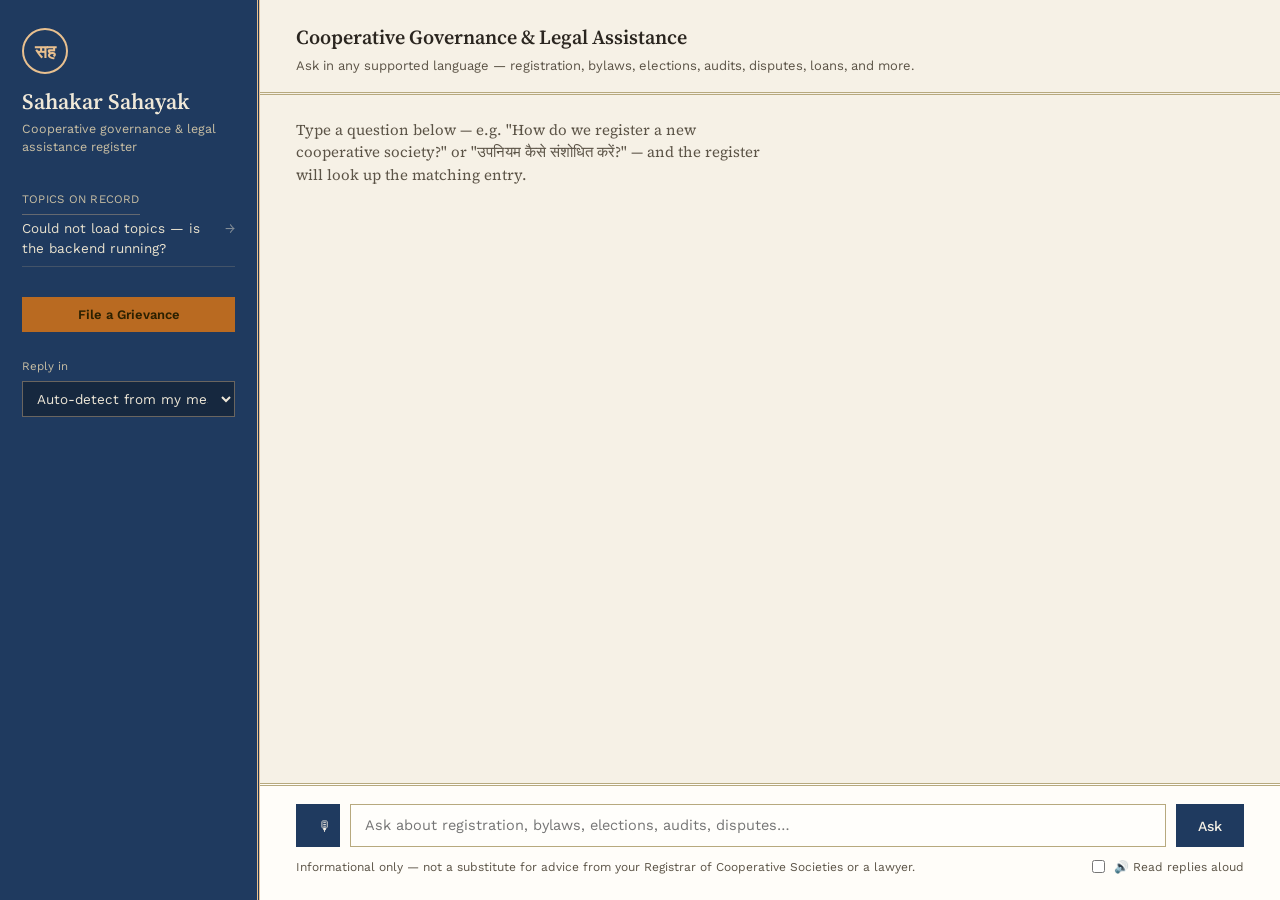
<file: frontend/docs/index.html>
<!DOCTYPE html>
<html lang="en">
<head>
<meta charset="UTF-8" />
<meta name="viewport" content="width=device-width, initial-scale=1.0" />
<title>Sahakar Sahayak — Cooperative Governance &amp; Legal Assistance</title>
<link rel="preconnect" href="https://fonts.googleapis.com">
<link href="https://fonts.googleapis.com/css2?family=Source+Serif+4:opsz,wght@8..60,400;8..60,600;8..60,700&family=Work+Sans:wght@400;500;600&family=Noto+Sans+Devanagari:wght@400;500;600&display=swap" rel="stylesheet">
<link rel="stylesheet" href="style.css">
</head>
<body>
<div class="shell">
  <aside class="sidebar">
    <div class="seal">सह</div>
    <p class="brand-name">Sahakar Sahayak</p>
    <p class="brand-sub">Cooperative governance &amp; legal assistance register</p>

    <span class="index-heading">TOPICS ON RECORD</span>
    <ul class="cat-list" id="cat-list"></ul>

    <button class="grievance-btn" id="open-grievance">File a Grievance</button>

    <div class="lang-block">
      <span class="lang-label">Reply in</span>
      <select id="lang-select">
        <option value="auto">Auto-detect from my message</option>
      </select>
    </div>
  </aside>

  <div class="main">
    <div class="topbar">
      <h1>Cooperative Governance &amp; Legal Assistance</h1>
      <p>Ask in any supported language — registration, bylaws, elections, audits, disputes, loans, and more.</p>
    </div>

    <div class="log" id="log">
      <div class="empty-state">
        Type a question below — e.g. "How do we register a new cooperative society?"
        or "उपनियम कैसे संशोधित करें?" — and the register will look up the matching entry.
      </div>
    </div>

    <div class="composer">
      <form id="chat-form">
        <button type="button" class="mic-btn" id="mic-btn" title="Speak your question">🎙</button>
        <input type="text" id="message-input" placeholder="Ask about registration, bylaws, elections, audits, disputes…" autocomplete="off" />
        <button type="submit" id="send-btn">Ask</button>
      </form>
      <div class="composer-row2">
        <p class="hint">Informational only — not a substitute for advice from your Registrar of Cooperative Societies or a lawyer.</p>
        <label class="speak-toggle">
          <input type="checkbox" id="speak-toggle" />
          🔊 Read replies aloud
        </label>
      </div>
    </div>

    <div class="grievance-panel" id="grievance-panel">
      <div class="grievance-card">
        <h2>File a Grievance</h2>
        <p class="sub">This creates a tracking reference for your complaint. For matters needing formal legal action, also write to your Registrar of Cooperative Societies.</p>

        <label for="grievance-category">Category</label>
        <select id="grievance-category"></select>

        <label for="grievance-desc">Describe the issue</label>
        <textarea id="grievance-desc" placeholder="What happened, when, and with whom (if relevant)?"></textarea>

        <label for="grievance-contact">Contact (optional, for follow-up)</label>
        <input type="text" id="grievance-contact" placeholder="Phone number or email" />

        <div class="grievance-actions">
          <button type="button" id="grievance-cancel">Cancel</button>
          <button type="button" id="grievance-submit" class="primary">Submit</button>
        </div>
      </div>
    </div>
  </div>
</div>
<script src="script.js"></script>
</body>
</html>
</file>
<file: frontend/docs/style.css>
:root {
  --paper: #F6F1E6;
  --card: #FFFDF9;
  --ink: #2B2620;
  --ink-soft: #5B5346;
  --indigo: #1F3A5F;
  --indigo-dark: #16283F;
  --ochre: #B96A21;
  --ochre-soft: #E9C08F;
  --green: #2E5339;
  --line: #D9CDB2;
  --line-strong: #B7A97E;
}

* { box-sizing: border-box; }

body {
  margin: 0;
  background: var(--paper);
  color: var(--ink);
  font-family: 'Work Sans', 'Noto Sans Devanagari', sans-serif;
  font-size: 15px;
  line-height: 1.5;
}

.shell {
  display: grid;
  grid-template-columns: 260px 1fr;
  min-height: 100vh;
}

.sidebar {
  background: var(--indigo);
  color: #EFE8D8;
  padding: 28px 22px;
  border-right: 3px double var(--ochre-soft);
}

.seal {
  width: 46px;
  height: 46px;
  border: 2px solid var(--ochre-soft);
  border-radius: 50%;
  display: flex;
  align-items: center;
  justify-content: center;
  font-family: 'Source Serif 4', serif;
  font-weight: 700;
  font-size: 18px;
  color: var(--ochre-soft);
  margin-bottom: 14px;
}

.brand-name {
  font-family: 'Source Serif 4', serif;
  font-size: 22px;
  font-weight: 600;
  line-height: 1.25;
  margin: 0 0 4px;
}

.brand-sub {
  font-size: 12.5px;
  color: #C9BFA4;
  margin: 0 0 30px;
}

.index-heading {
  font-size: 11.5px;
  letter-spacing: 0.02em;
  color: #C9BFA4;
  border-bottom: 1px solid rgba(233, 192, 143, 0.35);
  padding-bottom: 8px;
  margin-bottom: 10px;
}

.cat-list {
  list-style: none;
  margin: 0 0 30px;
  padding: 0;
}

.cat-list li {
  font-size: 13.5px;
  padding: 8px 0;
  border-bottom: 1px solid rgba(233, 192, 143, 0.18);
  cursor: pointer;
  color: #E9E2CF;
  display: flex;
  justify-content: space-between;
}

.cat-list li:hover { color: var(--ochre-soft); }
.cat-list li::after { content: "→"; opacity: 0.5; }

.lang-block { margin-top: auto; }

.lang-label {
  font-size: 11.5px;
  color: #C9BFA4;
  margin-bottom: 6px;
  display: block;
}

select#lang-select {
  width: 100%;
  background: var(--indigo-dark);
  color: #EFE8D8;
  border: 1px solid rgba(233, 192, 143, 0.4);
  padding: 8px 10px;
  font-family: inherit;
  font-size: 13.5px;
}
.main {
  position: relative;
  display: flex;
  flex-direction: column;
  max-height: 100vh;
}

.topbar {
  padding: 22px 36px 16px;
  border-bottom: 3px double var(--line-strong);
}

.topbar h1 {
  font-family: 'Source Serif 4', serif;
  font-weight: 600;
  font-size: 20px;
  margin: 0 0 4px;
}

.topbar p {
  margin: 0;
  font-size: 13px;
  color: var(--ink-soft);
}

.log {
  flex: 1;
  overflow-y: auto;
  padding: 24px 36px;
}

.entry {
  border-bottom: 1px solid var(--line);
  padding: 16px 0;
  display: grid;
  grid-template-columns: 108px 1fr;
  gap: 18px;
}

.entry:first-child { padding-top: 0; }

.entry .who {
  font-size: 11.5px;
  letter-spacing: 0.01em;
  color: var(--ink-soft);
  padding-top: 2px;
}

.entry.bot .who { color: var(--green); }
.entry.user .who { color: var(--ochre); }

.entry .body p {
  margin: 0 0 8px;
  white-space: pre-wrap;
}

.entry .meta {
  font-size: 11.5px;
  color: var(--ink-soft);
  border-top: 1px dashed var(--line);
  padding-top: 6px;
  margin-top: 8px;
}

.entry .meta .tag {
  display: inline-block;
  border: 1px solid var(--line-strong);
  padding: 1px 7px;
  margin-right: 6px;
  color: var(--ink-soft);
}

.composer {
  border-top: 3px double var(--line-strong);
  padding: 18px 36px 24px;
  background: var(--card);
}

.composer form {
  display: flex;
  gap: 10px;
}

.composer input[type="text"] {
  flex: 1;
  border: 1px solid var(--line-strong);
  background: #FFFEFB;
  padding: 12px 14px;
  font-family: inherit;
  font-size: 14.5px;
  color: var(--ink);
}

.composer input[type="text"]:focus {
  outline: 2px solid var(--indigo);
  outline-offset: 1px;
}

.composer button {
  border: none;
  background: var(--indigo);
  color: #F6F1E6;
  padding: 0 22px;
  font-family: inherit;
  font-size: 14px;
  font-weight: 500;
  cursor: pointer;
}

.composer button:hover { background: var(--indigo-dark); }
.composer button:disabled { opacity: 0.5; cursor: default; }

.mic-btn {
  border: 1px solid var(--line-strong);
  background: #FFFEFB;
  color: var(--indigo);
  width: 44px;
  font-size: 16px;
  cursor: pointer;
}

.mic-btn.listening {
  background: var(--ochre);
  border-color: var(--ochre);
  color: #fff;
}

.mic-btn:disabled { opacity: 0.35; cursor: not-allowed; }

.composer-row2 {
  display: flex;
  align-items: center;
  justify-content: space-between;
  margin-top: 10px;
}

.hint {
  font-size: 12px;
  color: var(--ink-soft);
  margin: 0;
}

.speak-toggle {
  font-size: 12px;
  color: var(--ink-soft);
  display: flex;
  align-items: center;
  gap: 6px;
  cursor: pointer;
  white-space: nowrap;
}

.speak-toggle input { cursor: pointer; }

.grievance-btn {
  width: 100%;
  background: var(--ochre);
  color: #2B2000;
  border: none;
  padding: 10px 12px;
  font-family: inherit;
  font-size: 13px;
  font-weight: 600;
  cursor: pointer;
  margin-bottom: 26px;
}

.grievance-btn:hover { background: #C97A2B; }

.grievance-panel {
  display: none;
  position: absolute;
  inset: 0;
  background: rgba(43, 38, 32, 0.35);
  z-index: 10;
  align-items: flex-start;
  justify-content: center;
}

.grievance-panel.open { display: flex; }

.grievance-card {
  background: var(--card);
  border: 3px double var(--line-strong);
  width: min(520px, 92%);
  margin-top: 60px;
  padding: 26px 28px;
}

.grievance-card h2 {
  font-family: 'Source Serif 4', serif;
  font-size: 18px;
  margin: 0 0 4px;
}

.grievance-card .sub {
  font-size: 12.5px;
  color: var(--ink-soft);
  margin: 0 0 18px;
}

.grievance-card label {
  display: block;
  font-size: 12.5px;
  color: var(--ink-soft);
  margin: 14px 0 6px;
}

.grievance-card select,
.grievance-card textarea,
.grievance-card input[type="text"] {
  width: 100%;
  border: 1px solid var(--line-strong);
  background: #FFFEFB;
  padding: 10px 12px;
  font-family: inherit;
  font-size: 14px;
  color: var(--ink);
}

.grievance-card textarea {
  min-height: 90px;
  resize: vertical;
}

.grievance-actions {
  display: flex;
  justify-content: flex-end;
  gap: 10px;
  margin-top: 20px;
}

.grievance-actions button {
  font-family: inherit;
  font-size: 13.5px;
  padding: 9px 18px;
  cursor: pointer;
  border: 1px solid var(--line-strong);
  background: #fff;
  color: var(--ink);
}

.grievance-actions .primary {
  background: var(--indigo);
  color: #F6F1E6;
  border-color: var(--indigo);
}

.grievance-actions .primary:hover { background: var(--indigo-dark); }

.empty-state {
  font-family: 'Source Serif 4', serif;
  font-size: 15px;
  color: var(--ink-soft);
  max-width: 480px;
}

::-webkit-scrollbar { width: 10px; }
::-webkit-scrollbar-thumb { background: var(--line-strong); }
</file>
